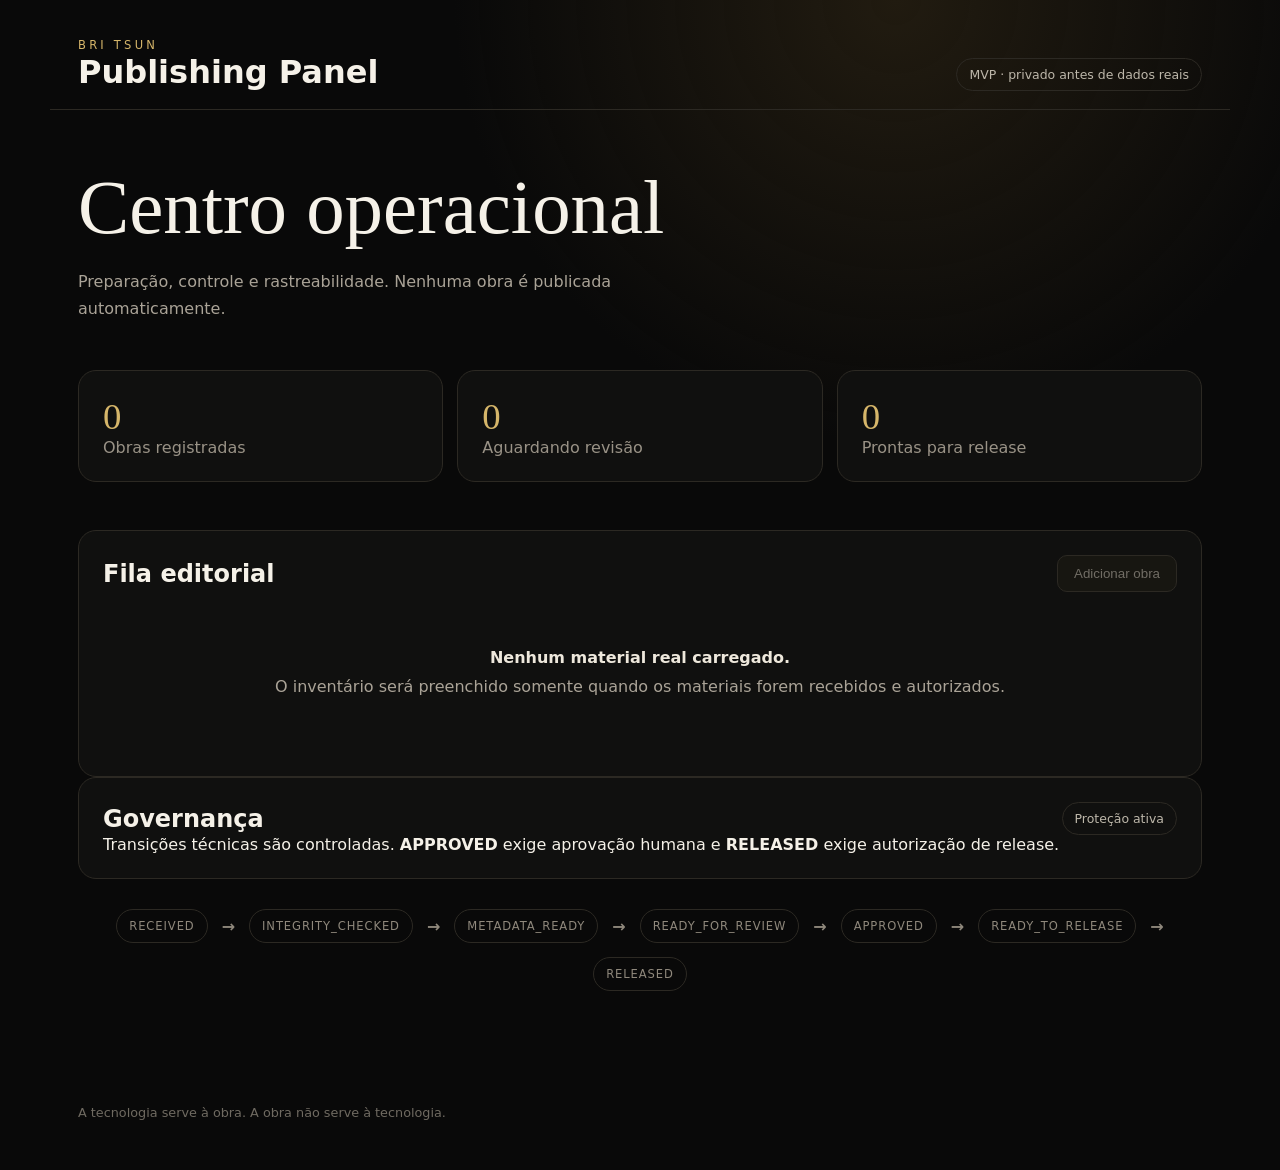
<file: apps/publishing/index.html>
<!doctype html>
<html lang="pt-BR">
<head>
  <meta charset="utf-8">
  <meta name="viewport" content="width=device-width,initial-scale=1">
  <title>BRI TSUN — Publishing Panel</title>
  <link rel="stylesheet" href="styles.css">
</head>
<body>
  <header><div><span class="eyebrow">BRI TSUN</span><h1>Publishing Panel</h1></div><span class="badge">MVP · privado antes de dados reais</span></header>
  <main>
    <section class="hero"><h2>Centro operacional</h2><p>Preparação, controle e rastreabilidade. Nenhuma obra é publicada automaticamente.</p></section>
    <section class="stats">
      <article><strong id="works">0</strong><span>Obras registradas</span></article>
      <article><strong id="review">0</strong><span>Aguardando revisão</span></article>
      <article><strong id="release">0</strong><span>Prontas para release</span></article>
    </section>
    <section class="panel"><div class="panel-head"><h2>Fila editorial</h2><button type="button" disabled>Adicionar obra</button></div><div class="empty"><strong>Nenhum material real carregado.</strong><p>O inventário será preenchido somente quando os materiais forem recebidos e autorizados.</p></div></section>
    <section class="panel governance"><div class="panel-head"><h2>Governança</h2><span class="badge">Proteção ativa</span></div><p>Transições técnicas são controladas. <strong>APPROVED</strong> exige aprovação humana e <strong>RELEASED</strong> exige autorização de release.</p></section>
    <section id="workflow" class="workflow" aria-label="Fluxo editorial"></section>
  </main>
  <footer>A tecnologia serve à obra. A obra não serve à tecnologia.</footer>
  <script src="app.js" defer></script>
</body>
</html>
</file>
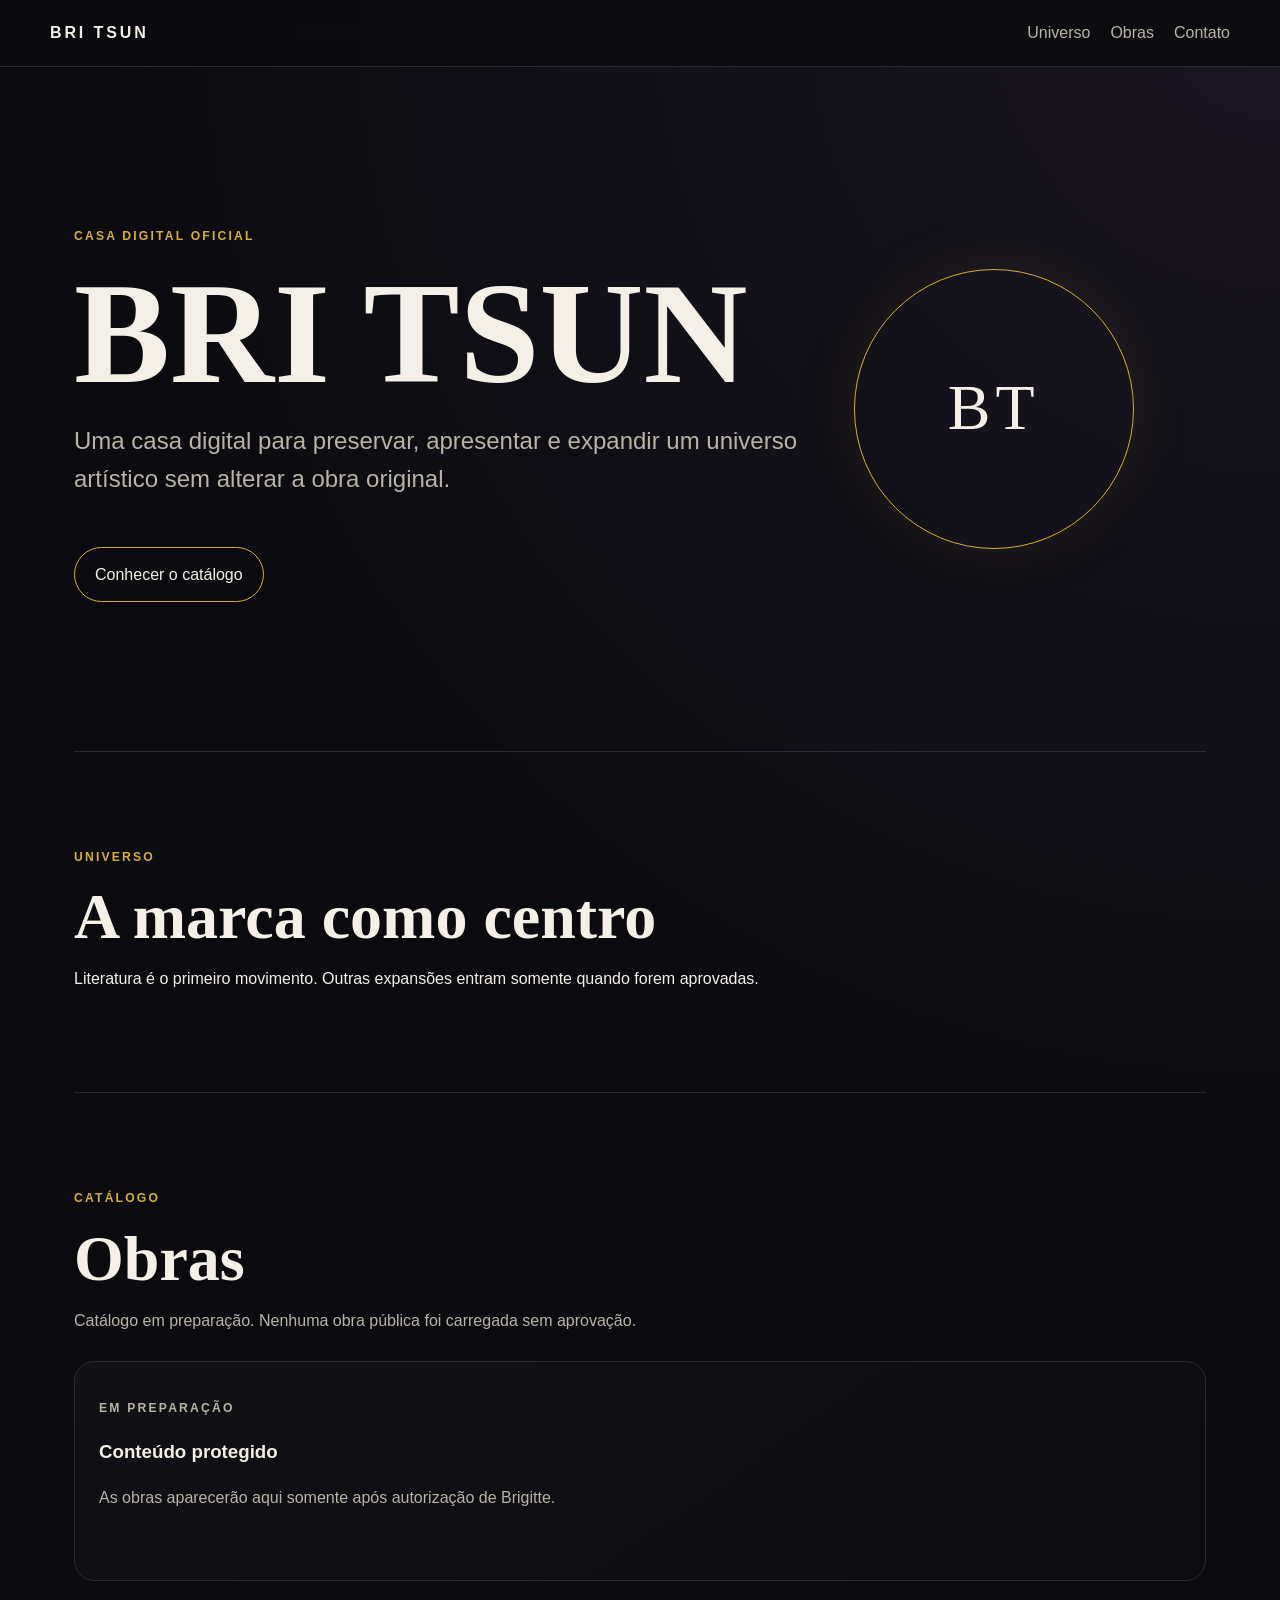
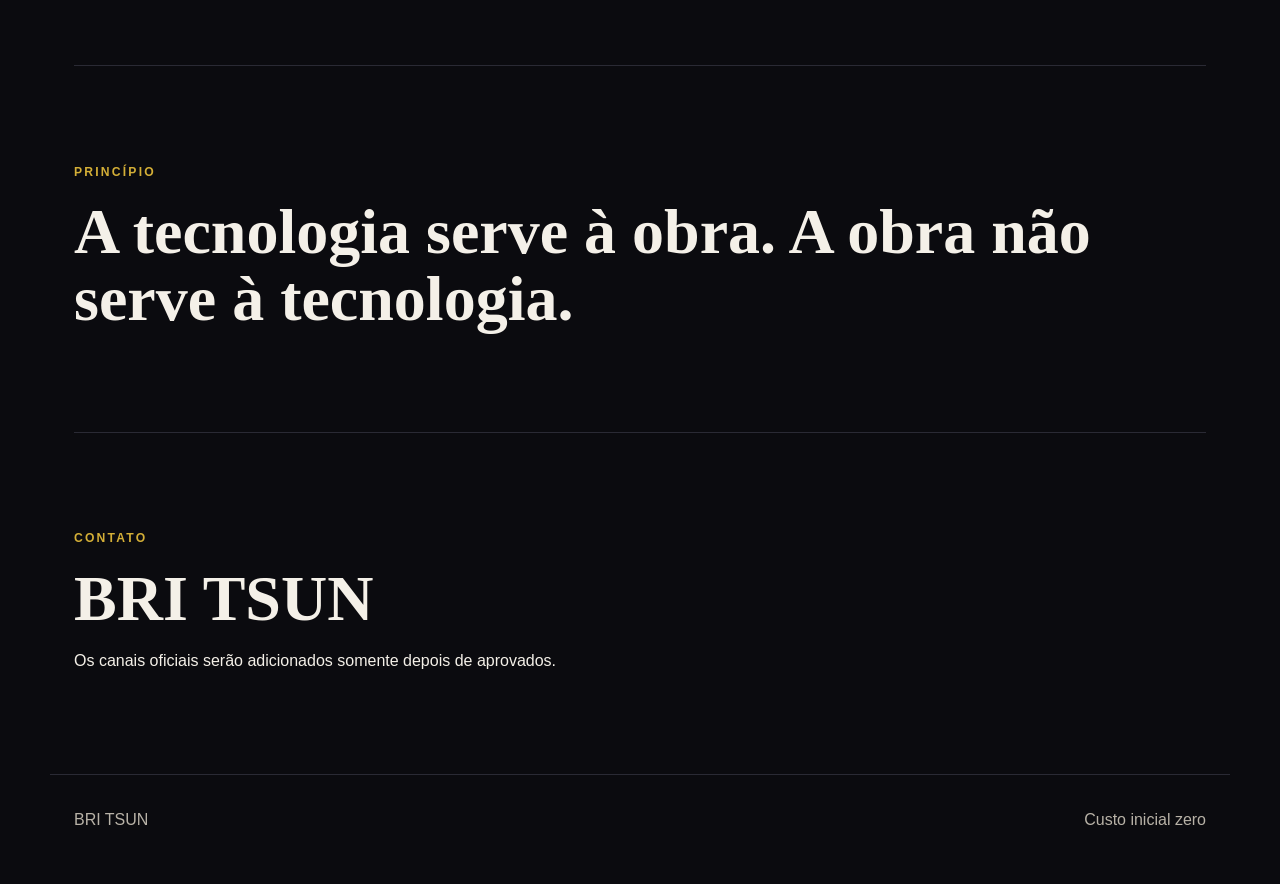
<file: apps/web/index.html>
<!doctype html>
<html lang="pt-BR">
<head>
<meta charset="utf-8">
<meta name="viewport" content="width=device-width, initial-scale=1">
<title>BRI TSUN</title>
<link rel="stylesheet" href="./styles.css">
</head>
<body>
<header class="topbar"><a class="brand" href="#inicio">BRI TSUN</a><nav><a href="#universo">Universo</a><a href="#obras">Obras</a><a href="#contato">Contato</a></nav></header>
<main>
<section id="inicio" class="hero"><div><p class="eyebrow">Casa Digital Oficial</p><h1>BRI TSUN</h1><p class="lead">Uma casa digital para preservar, apresentar e expandir um universo artístico sem alterar a obra original.</p><a class="cta" href="#obras">Conhecer o catálogo</a></div><div class="hero-mark">BT</div></section>
<section id="universo" class="section"><p class="eyebrow">Universo</p><h2>A marca como centro</h2><p>Literatura é o primeiro movimento. Outras expansões entram somente quando forem aprovadas.</p></section>
<section id="obras" class="section"><p class="eyebrow">Catálogo</p><h2>Obras</h2><p id="catalog-status">Carregando catálogo...</p><div id="catalog" class="catalog"></div></section>
<section class="section"><p class="eyebrow">Princípio</p><h2>A tecnologia serve à obra. A obra não serve à tecnologia.</h2></section>
<section id="contato" class="section"><p class="eyebrow">Contato</p><h2>BRI TSUN</h2><p>Os canais oficiais serão adicionados somente depois de aprovados.</p></section>
</main>
<footer><span>BRI TSUN</span><span>Custo inicial zero</span></footer>
<script src="./app.js"></script>
</body>
</html>
</file>
<file: apps/publishing/styles.css>
:root{font-family:Inter,ui-sans-serif,system-ui,sans-serif;color:#f5f1e8;background:#090909;--gold:#d6b66a;--line:#2c2923}*{box-sizing:border-box}body{margin:0;min-height:100vh;background:radial-gradient(circle at 70% 0,#211b10 0,transparent 30%),#090909}header,main,footer{max-width:1180px;margin:auto}header{padding:34px 28px 18px;display:flex;justify-content:space-between;gap:24px;align-items:end;border-bottom:1px solid var(--line)}h1,h2,p{margin:0}.eyebrow{color:var(--gold);letter-spacing:.28em;font-size:.72rem}.badge{border:1px solid var(--line);border-radius:999px;padding:8px 12px;color:#bdb7aa;font-size:.78rem}main{padding:54px 28px}.hero{max-width:680px}.hero h2{font-family:Georgia,serif;font-size:clamp(2.3rem,6vw,5.2rem);font-weight:400}.hero p{color:#aaa397;margin-top:16px;line-height:1.7}.stats{display:grid;grid-template-columns:repeat(3,1fr);gap:14px;margin:48px 0}.stats article,.panel{border:1px solid var(--line);background:#10100f;border-radius:18px;padding:24px}.stats strong{display:block;font:2.3rem Georgia,serif;color:var(--gold)}.stats span{color:#999286}.panel-head{display:flex;justify-content:space-between;align-items:center}.panel button{border:1px solid var(--line);background:#171611;color:#716d65;padding:10px 16px;border-radius:10px}.empty{padding:56px 12px;text-align:center;color:#aaa397}.empty strong{color:#eee8dc}.empty p{margin-top:10px}.workflow{display:flex;gap:14px;align-items:center;justify-content:center;flex-wrap:wrap;padding:30px;color:#8f887c}.workflow span{border:1px solid var(--line);padding:9px 12px;border-radius:999px;font-size:.72rem;letter-spacing:.08em}footer{padding:30px 28px 50px;color:#6f6a61;font-size:.8rem}@media(max-width:700px){header{align-items:start;flex-direction:column}.stats{grid-template-columns:1fr}.hero h2{font-size:3rem}}
</file>
<file: apps/web/styles.css>
:root{--bg:#0b0b0f;--panel:#15151c;--text:#f4f0e8;--muted:#b8b2a7;--line:#2a2a34;--accent:#d4af37;--max:1180px}*{box-sizing:border-box}html{scroll-behavior:smooth}body{margin:0;background:radial-gradient(circle at top right,#1b1723 0,#0b0b0f 42%);color:var(--text);font-family:Inter,Arial,sans-serif;line-height:1.6}.topbar{position:sticky;top:0;z-index:10;display:flex;justify-content:space-between;align-items:center;padding:20px max(24px,calc((100vw - var(--max))/2));background:rgba(11,11,15,.86);backdrop-filter:blur(14px);border-bottom:1px solid var(--line)}.brand{color:var(--text);text-decoration:none;font-weight:800;letter-spacing:.18em}.topbar nav{display:flex;gap:20px}.topbar nav a{color:var(--muted);text-decoration:none}.topbar nav a:hover{color:var(--text)}main{max-width:var(--max);margin:auto;padding:0 24px}.hero{min-height:76vh;display:grid;grid-template-columns:1.35fr .65fr;align-items:center;gap:48px;padding:80px 0}.eyebrow{text-transform:uppercase;letter-spacing:.18em;font-size:.76rem;color:var(--accent);font-weight:700}h1{font-family:Georgia,serif;font-size:clamp(4.5rem,12vw,9rem);line-height:.82;margin:.2em 0}.lead{font-size:clamp(1.15rem,2vw,1.5rem);max-width:760px;color:var(--muted)}.cta{display:inline-block;margin-top:24px;padding:14px 20px;border:1px solid var(--accent);color:var(--text);text-decoration:none;border-radius:999px}.hero-mark{width:min(32vw,280px);aspect-ratio:1;border:1px solid var(--accent);border-radius:50%;display:grid;place-items:center;font-family:Georgia,serif;font-size:4rem;letter-spacing:.08em;box-shadow:0 0 70px rgba(212,175,55,.08)}.section{padding:84px 0;border-top:1px solid var(--line)}h2{font-family:Georgia,serif;font-size:clamp(2.2rem,5vw,4.6rem);line-height:1.05;margin:.25em 0}.catalog{display:grid;grid-template-columns:repeat(auto-fit,minmax(220px,1fr));gap:18px;margin-top:28px}.card{min-height:220px;padding:24px;border:1px solid var(--line);border-radius:20px;background:linear-gradient(145deg,rgba(255,255,255,.025),rgba(255,255,255,.008))}.card p{color:var(--muted)}#catalog-status{color:var(--muted)}footer{max-width:var(--max);margin:auto;padding:32px 24px 52px;display:flex;justify-content:space-between;color:var(--muted);border-top:1px solid var(--line)}@media(max-width:760px){.topbar nav{display:none}.hero{grid-template-columns:1fr;min-height:auto;padding:90px 0 70px}.hero-mark{width:180px}footer{flex-direction:column;gap:8px}}
</file>
